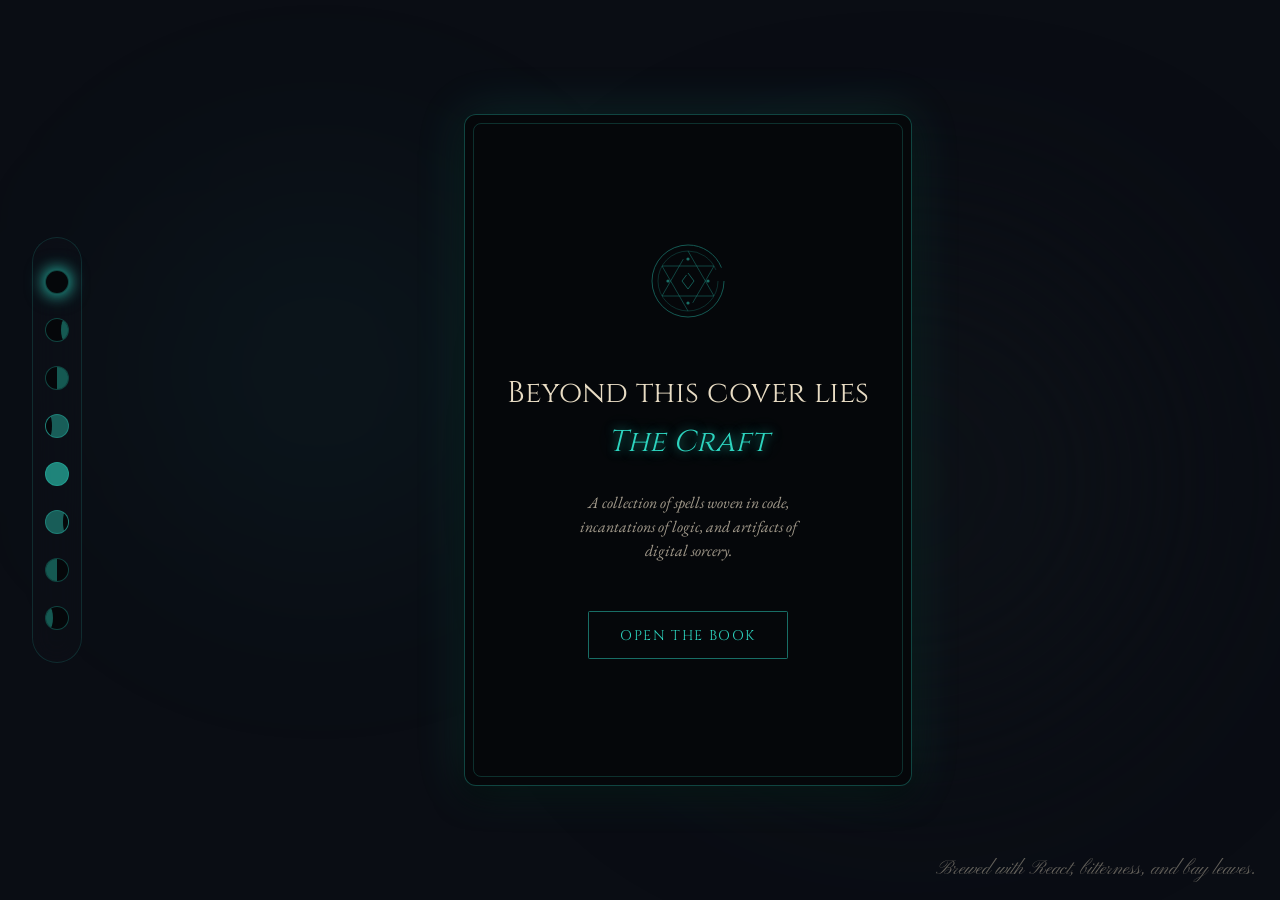
<file: index.html>
<!doctype html>
<html lang="en">
  <head>
    <meta charset="UTF-8" />
    <link rel="icon" type="image/svg+xml" href="/vite.svg" />
    <meta name="viewport" content="width=device-width, initial-scale=1.0" />
    <title>The Craft</title>
    <script type="module" crossorigin src="./assets/main.js"></script>
    <link rel="modulepreload" crossorigin href="./assets/proxy.js">
    <link rel="modulepreload" crossorigin href="./components/MoonPhaseNav.js">
    <link rel="modulepreload" crossorigin href="./components/CursorTrail.js">
    <link rel="modulepreload" crossorigin href="./components/Layout.js">
    <link rel="modulepreload" crossorigin href="./components/PageTransition.js">
    <link rel="stylesheet" crossorigin href="./assets/main.css">
  </head>
  <body>
    <div id="root"></div>
  </body>
</html>
</file>
<file: assets/main.css>
@import"https://fonts.googleapis.com/css2?family=Cinzel:wght@400;600;700&family=EB+Garamond:ital,wght@0,400;0,600;1,400&family=Pinyon+Script&display=swap";@tailwind base;@tailwind components;@tailwind utilities;*,:before,:after{--tw-border-spacing-x: 0;--tw-border-spacing-y: 0;--tw-translate-x: 0;--tw-translate-y: 0;--tw-rotate: 0;--tw-skew-x: 0;--tw-skew-y: 0;--tw-scale-x: 1;--tw-scale-y: 1;--tw-pan-x: ;--tw-pan-y: ;--tw-pinch-zoom: ;--tw-scroll-snap-strictness: proximity;--tw-gradient-from-position: ;--tw-gradient-via-position: ;--tw-gradient-to-position: ;--tw-ordinal: ;--tw-slashed-zero: ;--tw-numeric-figure: ;--tw-numeric-spacing: ;--tw-numeric-fraction: ;--tw-ring-inset: ;--tw-ring-offset-width: 0px;--tw-ring-offset-color: #fff;--tw-ring-color: rgb(59 130 246 / .5);--tw-ring-offset-shadow: 0 0 #0000;--tw-ring-shadow: 0 0 #0000;--tw-shadow: 0 0 #0000;--tw-shadow-colored: 0 0 #0000;--tw-blur: ;--tw-brightness: ;--tw-contrast: ;--tw-grayscale: ;--tw-hue-rotate: ;--tw-invert: ;--tw-saturate: ;--tw-sepia: ;--tw-drop-shadow: ;--tw-backdrop-blur: ;--tw-backdrop-brightness: ;--tw-backdrop-contrast: ;--tw-backdrop-grayscale: ;--tw-backdrop-hue-rotate: ;--tw-backdrop-invert: ;--tw-backdrop-opacity: ;--tw-backdrop-saturate: ;--tw-backdrop-sepia: ;--tw-contain-size: ;--tw-contain-layout: ;--tw-contain-paint: ;--tw-contain-style: }::backdrop{--tw-border-spacing-x: 0;--tw-border-spacing-y: 0;--tw-translate-x: 0;--tw-translate-y: 0;--tw-rotate: 0;--tw-skew-x: 0;--tw-skew-y: 0;--tw-scale-x: 1;--tw-scale-y: 1;--tw-pan-x: ;--tw-pan-y: ;--tw-pinch-zoom: ;--tw-scroll-snap-strictness: proximity;--tw-gradient-from-position: ;--tw-gradient-via-position: ;--tw-gradient-to-position: ;--tw-ordinal: ;--tw-slashed-zero: ;--tw-numeric-figure: ;--tw-numeric-spacing: ;--tw-numeric-fraction: ;--tw-ring-inset: ;--tw-ring-offset-width: 0px;--tw-ring-offset-color: #fff;--tw-ring-color: rgb(59 130 246 / .5);--tw-ring-offset-shadow: 0 0 #0000;--tw-ring-shadow: 0 0 #0000;--tw-shadow: 0 0 #0000;--tw-shadow-colored: 0 0 #0000;--tw-blur: ;--tw-brightness: ;--tw-contrast: ;--tw-grayscale: ;--tw-hue-rotate: ;--tw-invert: ;--tw-saturate: ;--tw-sepia: ;--tw-drop-shadow: ;--tw-backdrop-blur: ;--tw-backdrop-brightness: ;--tw-backdrop-contrast: ;--tw-backdrop-grayscale: ;--tw-backdrop-hue-rotate: ;--tw-backdrop-invert: ;--tw-backdrop-opacity: ;--tw-backdrop-saturate: ;--tw-backdrop-sepia: ;--tw-contain-size: ;--tw-contain-layout: ;--tw-contain-paint: ;--tw-contain-style: }*,:before,:after{box-sizing:border-box;border-width:0;border-style:solid;border-color:#e5e7eb}:before,:after{--tw-content: ""}html,:host{line-height:1.5;-webkit-text-size-adjust:100%;-moz-tab-size:4;-o-tab-size:4;tab-size:4;font-family:ui-sans-serif,system-ui,sans-serif,"Apple Color Emoji","Segoe UI Emoji",Segoe UI Symbol,"Noto Color Emoji";font-feature-settings:normal;font-variation-settings:normal;-webkit-tap-highlight-color:transparent}body{margin:0;line-height:inherit}hr{height:0;color:inherit;border-top-width:1px}abbr:where([title]){-webkit-text-decoration:underline dotted;text-decoration:underline dotted}h1,h2,h3,h4,h5,h6{font-size:inherit;font-weight:inherit}a{color:inherit;text-decoration:inherit}b,strong{font-weight:bolder}code,kbd,samp,pre{font-family:ui-monospace,SFMono-Regular,Menlo,Monaco,Consolas,Liberation Mono,Courier New,monospace;font-feature-settings:normal;font-variation-settings:normal;font-size:1em}small{font-size:80%}sub,sup{font-size:75%;line-height:0;position:relative;vertical-align:baseline}sub{bottom:-.25em}sup{top:-.5em}table{text-indent:0;border-color:inherit;border-collapse:collapse}button,input,optgroup,select,textarea{font-family:inherit;font-feature-settings:inherit;font-variation-settings:inherit;font-size:100%;font-weight:inherit;line-height:inherit;letter-spacing:inherit;color:inherit;margin:0;padding:0}button,select{text-transform:none}button,input:where([type=button]),input:where([type=reset]),input:where([type=submit]){-webkit-appearance:button;background-color:transparent;background-image:none}:-moz-focusring{outline:auto}:-moz-ui-invalid{box-shadow:none}progress{vertical-align:baseline}::-webkit-inner-spin-button,::-webkit-outer-spin-button{height:auto}[type=search]{-webkit-appearance:textfield;outline-offset:-2px}::-webkit-search-decoration{-webkit-appearance:none}::-webkit-file-upload-button{-webkit-appearance:button;font:inherit}summary{display:list-item}blockquote,dl,dd,h1,h2,h3,h4,h5,h6,hr,figure,p,pre{margin:0}fieldset{margin:0;padding:0}legend{padding:0}ol,ul,menu{list-style:none;margin:0;padding:0}dialog{padding:0}textarea{resize:vertical}input::-moz-placeholder,textarea::-moz-placeholder{opacity:1;color:#9ca3af}input::placeholder,textarea::placeholder{opacity:1;color:#9ca3af}button,[role=button]{cursor:pointer}:disabled{cursor:default}img,svg,video,canvas,audio,iframe,embed,object{display:block;vertical-align:middle}img,video{max-width:100%;height:auto}[hidden]:where(:not([hidden=until-found])){display:none}.pointer-events-none{pointer-events:none}.visible{visibility:visible}.fixed{position:fixed}.absolute{position:absolute}.relative{position:relative}.inset-0{top:0;right:0;bottom:0;left:0}.inset-1{top:.25rem;right:.25rem;bottom:.25rem;left:.25rem}.inset-2{top:.5rem;right:.5rem;bottom:.5rem;left:.5rem}.inset-\[-12px\]{top:-12px;right:-12px;bottom:-12px;left:-12px}.inset-\[-50\%\]{top:-50%;right:-50%;bottom:-50%;left:-50%}.inset-\[-8px\]{top:-8px;right:-8px;bottom:-8px;left:-8px}.inset-y-4{top:1rem;bottom:1rem}.-top-3{top:-.75rem}.bottom-0{bottom:0}.bottom-4{bottom:1rem}.bottom-6{bottom:1.5rem}.bottom-\[20\%\]{bottom:20%}.bottom-full{bottom:100%}.left-0{left:0}.left-1{left:.25rem}.left-1\/2{left:50%}.left-1\/4{left:25%}.left-10{left:2.5rem}.left-4{left:1rem}.left-8{left:2rem}.left-\[10\%\]{left:10%}.right-0{right:0}.right-1\/4{right:25%}.right-2{right:.5rem}.right-4{right:1rem}.right-6{right:1.5rem}.right-\[10\%\]{right:10%}.top-0{top:0}.top-4{top:1rem}.top-7{top:1.75rem}.top-\[20\%\]{top:20%}.-z-10{z-index:-10}.z-0{z-index:0}.z-10{z-index:10}.z-20{z-index:20}.z-30{z-index:30}.z-40{z-index:40}.z-50{z-index:50}.z-\[9999\]{z-index:9999}.float-left{float:left}.mx-auto{margin-left:auto;margin-right:auto}.mb-1{margin-bottom:.25rem}.mb-12{margin-bottom:3rem}.mb-16{margin-bottom:4rem}.mb-2{margin-bottom:.5rem}.mb-20{margin-bottom:5rem}.mb-4{margin-bottom:1rem}.mb-6{margin-bottom:1.5rem}.mb-8{margin-bottom:2rem}.mt-1{margin-top:.25rem}.mt-10{margin-top:2.5rem}.mt-12{margin-top:3rem}.mt-4{margin-top:1rem}.mt-6{margin-top:1.5rem}.mt-8{margin-top:2rem}.block{display:block}.inline-block{display:inline-block}.flex{display:flex}.grid{display:grid}.hidden{display:none}.aspect-\[16\/9\]{aspect-ratio:16/9}.aspect-\[2\/3\]{aspect-ratio:2/3}.aspect-\[3\/4\]{aspect-ratio:3/4}.aspect-auto{aspect-ratio:auto}.aspect-square{aspect-ratio:1 / 1}.h-1\/2{height:50%}.h-12{height:3rem}.h-16{height:4rem}.h-3{height:.75rem}.h-3\/4{height:75%}.h-4{height:1rem}.h-48{height:12rem}.h-6{height:1.5rem}.h-64{height:16rem}.h-8{height:2rem}.h-96{height:24rem}.h-\[30rem\]{height:30rem}.h-full{height:100%}.h-px{height:1px}.min-h-screen{min-height:100vh}.w-0\.5{width:.125rem}.w-1\.5{width:.375rem}.w-1\/2{width:50%}.w-1\/3{width:33.333333%}.w-1\/4{width:25%}.w-10{width:2.5rem}.w-12{width:3rem}.w-16{width:4rem}.w-2{width:.5rem}.w-3{width:.75rem}.w-3\/4{width:75%}.w-4{width:1rem}.w-6{width:1.5rem}.w-64{width:16rem}.w-96{width:24rem}.w-\[30rem\]{width:30rem}.w-full{width:100%}.w-px{width:1px}.max-w-2xl{max-width:42rem}.max-w-3xl{max-width:48rem}.max-w-6xl{max-width:72rem}.max-w-\[250px\]{max-width:250px}.max-w-md{max-width:28rem}.max-w-xl{max-width:36rem}.flex-1{flex:1 1 0%}.origin-bottom{transform-origin:bottom}.-translate-x-1\/2{--tw-translate-x: -50%;transform:translate(var(--tw-translate-x),var(--tw-translate-y)) rotate(var(--tw-rotate)) skew(var(--tw-skew-x)) skewY(var(--tw-skew-y)) scaleX(var(--tw-scale-x)) scaleY(var(--tw-scale-y))}.translate-y-full{--tw-translate-y: 100%;transform:translate(var(--tw-translate-x),var(--tw-translate-y)) rotate(var(--tw-rotate)) skew(var(--tw-skew-x)) skewY(var(--tw-skew-y)) scaleX(var(--tw-scale-x)) scaleY(var(--tw-scale-y))}.rotate-12{--tw-rotate: 12deg;transform:translate(var(--tw-translate-x),var(--tw-translate-y)) rotate(var(--tw-rotate)) skew(var(--tw-skew-x)) skewY(var(--tw-skew-y)) scaleX(var(--tw-scale-x)) scaleY(var(--tw-scale-y))}.rotate-180{--tw-rotate: 180deg;transform:translate(var(--tw-translate-x),var(--tw-translate-y)) rotate(var(--tw-rotate)) skew(var(--tw-skew-x)) skewY(var(--tw-skew-y)) scaleX(var(--tw-scale-x)) scaleY(var(--tw-scale-y))}.transform{transform:translate(var(--tw-translate-x),var(--tw-translate-y)) rotate(var(--tw-rotate)) skew(var(--tw-skew-x)) skewY(var(--tw-skew-y)) scaleX(var(--tw-scale-x)) scaleY(var(--tw-scale-y))}@keyframes flicker{0%,to{opacity:1;transform:scale(1)}50%{opacity:.8;transform:scale(.98)}25%,75%{opacity:.9;transform:scale(1.02)}}.animate-flicker{animation:flicker 3s infinite alternate}@keyframes pulse{50%{opacity:.5}}.animate-pulse{animation:pulse 2s cubic-bezier(.4,0,.6,1) infinite}@keyframes pulseGlow{0%,to{opacity:1;filter:drop-shadow(0 0 10px #2dd4bf)}50%{opacity:.6;filter:drop-shadow(0 0 4px #14b8a6)}}.animate-pulse-glow{animation:pulseGlow 2s cubic-bezier(.4,0,.6,1) infinite}@keyframes spin{to{transform:rotate(360deg)}}.animate-spin-slow{animation:spin 20s linear infinite}.cursor-pointer{cursor:pointer}.resize-none{resize:none}.list-disc{list-style-type:disc}.grid-cols-1{grid-template-columns:repeat(1,minmax(0,1fr))}.grid-cols-2{grid-template-columns:repeat(2,minmax(0,1fr))}.flex-col{flex-direction:column}.flex-wrap{flex-wrap:wrap}.items-end{align-items:flex-end}.items-center{align-items:center}.justify-end{justify-content:flex-end}.justify-center{justify-content:center}.justify-between{justify-content:space-between}.gap-12{gap:3rem}.gap-16{gap:4rem}.gap-2{gap:.5rem}.gap-3{gap:.75rem}.gap-4{gap:1rem}.gap-6{gap:1.5rem}.space-y-2>:not([hidden])~:not([hidden]){--tw-space-y-reverse: 0;margin-top:calc(.5rem * calc(1 - var(--tw-space-y-reverse)));margin-bottom:calc(.5rem * var(--tw-space-y-reverse))}.space-y-6>:not([hidden])~:not([hidden]){--tw-space-y-reverse: 0;margin-top:calc(1.5rem * calc(1 - var(--tw-space-y-reverse)));margin-bottom:calc(1.5rem * var(--tw-space-y-reverse))}.overflow-hidden{overflow:hidden}.overflow-visible{overflow:visible}.whitespace-nowrap{white-space:nowrap}.rounded{border-radius:.25rem}.rounded-\[100\%\]{border-radius:100%}.rounded-\[50\%_50\%_20\%_20\%\]{border-radius:50% 50% 20% 20%}.rounded-full{border-radius:9999px}.rounded-lg{border-radius:.5rem}.rounded-sm{border-radius:.125rem}.rounded-xl{border-radius:.75rem}.rounded-b-full{border-bottom-right-radius:9999px;border-bottom-left-radius:9999px}.rounded-b-xl{border-bottom-right-radius:.75rem;border-bottom-left-radius:.75rem}.rounded-t-\[calc\(9999px-16px\)\]{border-top-left-radius:9983px;border-top-right-radius:9983px}.rounded-t-full{border-top-left-radius:9999px;border-top-right-radius:9999px}.rounded-t-sm{border-top-left-radius:.125rem;border-top-right-radius:.125rem}.border{border-width:1px}.border-2{border-width:2px}.border-4{border-width:4px}.border-8{border-width:8px}.border-\[12px\]{border-width:12px}.border-\[8px\]{border-width:8px}.border-b{border-bottom-width:1px}.border-b-2{border-bottom-width:2px}.border-t{border-top-width:1px}.border-blood{--tw-border-opacity: 1;border-color:rgb(127 29 29 / var(--tw-border-opacity, 1))}.border-blood\/30{border-color:#7f1d1d4d}.border-midnight-darker{--tw-border-opacity: 1;border-color:rgb(5 7 10 / var(--tw-border-opacity, 1))}.border-midnight\/10{border-color:#0a0d141a}.border-midnight\/20{border-color:#0a0d1433}.border-midnight\/5{border-color:#0a0d140d}.border-spell{--tw-border-opacity: 1;border-color:rgb(45 212 191 / var(--tw-border-opacity, 1))}.border-spell\/10{border-color:#2dd4bf1a}.border-spell\/20{border-color:#2dd4bf33}.border-spell\/30{border-color:#2dd4bf4d}.border-spell\/50{border-color:#2dd4bf80}.bg-\[\#e8dcc4\]{--tw-bg-opacity: 1;background-color:rgb(232 220 196 / var(--tw-bg-opacity, 1))}.bg-blood{--tw-bg-opacity: 1;background-color:rgb(127 29 29 / var(--tw-bg-opacity, 1))}.bg-blood\/30{background-color:#7f1d1d4d}.bg-midnight{--tw-bg-opacity: 1;background-color:rgb(10 13 20 / var(--tw-bg-opacity, 1))}.bg-midnight-darker{--tw-bg-opacity: 1;background-color:rgb(5 7 10 / var(--tw-bg-opacity, 1))}.bg-midnight-darker\/50{background-color:#05070a80}.bg-midnight-lighter{--tw-bg-opacity: 1;background-color:rgb(13 17 23 / var(--tw-bg-opacity, 1))}.bg-midnight\/10{background-color:#0a0d141a}.bg-midnight\/5{background-color:#0a0d140d}.bg-parchment{--tw-bg-opacity: 1;background-color:rgb(232 220 196 / var(--tw-bg-opacity, 1))}.bg-parchment\/40{background-color:#e8dcc466}.bg-spell{--tw-bg-opacity: 1;background-color:rgb(45 212 191 / var(--tw-bg-opacity, 1))}.bg-spell\/10{background-color:#2dd4bf1a}.bg-spell\/20{background-color:#2dd4bf33}.bg-spell\/30{background-color:#2dd4bf4d}.bg-spell\/40{background-color:#2dd4bf66}.bg-spell\/5{background-color:#2dd4bf0d}.bg-spell\/60{background-color:#2dd4bf99}.bg-transparent{background-color:transparent}.bg-white{--tw-bg-opacity: 1;background-color:rgb(255 255 255 / var(--tw-bg-opacity, 1))}.bg-\[radial-gradient\(circle\,rgba\(45\,212\,191\,0\.1\)_0\%\,transparent_60\%\)\]{background-image:radial-gradient(circle,rgba(45,212,191,.1) 0%,transparent 60%)}.bg-gradient-to-b{background-image:linear-gradient(to bottom,var(--tw-gradient-stops))}.bg-gradient-to-r{background-image:linear-gradient(to right,var(--tw-gradient-stops))}.from-spell\/10{--tw-gradient-from: rgb(45 212 191 / .1) var(--tw-gradient-from-position);--tw-gradient-to: rgb(45 212 191 / 0) var(--tw-gradient-to-position);--tw-gradient-stops: var(--tw-gradient-from), var(--tw-gradient-to)}.from-transparent{--tw-gradient-from: transparent var(--tw-gradient-from-position);--tw-gradient-to: rgb(0 0 0 / 0) var(--tw-gradient-to-position);--tw-gradient-stops: var(--tw-gradient-from), var(--tw-gradient-to)}.from-white\/5{--tw-gradient-from: rgb(255 255 255 / .05) var(--tw-gradient-from-position);--tw-gradient-to: rgb(255 255 255 / 0) var(--tw-gradient-to-position);--tw-gradient-stops: var(--tw-gradient-from), var(--tw-gradient-to)}.via-midnight\/40{--tw-gradient-to: rgb(10 13 20 / 0) var(--tw-gradient-to-position);--tw-gradient-stops: var(--tw-gradient-from), rgb(10 13 20 / .4) var(--tw-gradient-via-position), var(--tw-gradient-to)}.via-spell\/30{--tw-gradient-to: rgb(45 212 191 / 0) var(--tw-gradient-to-position);--tw-gradient-stops: var(--tw-gradient-from), rgb(45 212 191 / .3) var(--tw-gradient-via-position), var(--tw-gradient-to)}.to-transparent{--tw-gradient-to: transparent var(--tw-gradient-to-position)}.fill-midnight-darker{fill:#05070a}.fill-spell{fill:#2dd4bf}.stroke-spell{stroke:#2dd4bf}.stroke-2{stroke-width:2}.p-10{padding:2.5rem}.p-12{padding:3rem}.p-4{padding:1rem}.p-6{padding:1.5rem}.p-8{padding:2rem}.px-3{padding-left:.75rem;padding-right:.75rem}.px-4{padding-left:1rem;padding-right:1rem}.px-6{padding-left:1.5rem;padding-right:1.5rem}.px-8{padding-left:2rem;padding-right:2rem}.py-1{padding-top:.25rem;padding-bottom:.25rem}.py-1\.5{padding-top:.375rem;padding-bottom:.375rem}.py-2{padding-top:.5rem;padding-bottom:.5rem}.py-3{padding-top:.75rem;padding-bottom:.75rem}.pb-1{padding-bottom:.25rem}.pb-24{padding-bottom:6rem}.pb-4{padding-bottom:1rem}.pl-6{padding-left:1.5rem}.pl-8{padding-left:2rem}.pr-3{padding-right:.75rem}.pt-2{padding-top:.5rem}.pt-6{padding-top:1.5rem}.text-center{text-align:center}.font-cinzel{font-family:Cinzel,serif}.font-cursive{font-family:Pinyon Script,cursive}.font-garamond{font-family:EB Garamond,serif}.text-2xl{font-size:1.5rem;line-height:2rem}.text-3xl{font-size:1.875rem;line-height:2.25rem}.text-4xl{font-size:2.25rem;line-height:2.5rem}.text-5xl{font-size:3rem;line-height:1}.text-6xl{font-size:3.75rem;line-height:1}.text-lg{font-size:1.125rem;line-height:1.75rem}.text-sm{font-size:.875rem;line-height:1.25rem}.text-xl{font-size:1.25rem;line-height:1.75rem}.text-xs{font-size:.75rem;line-height:1rem}.font-bold{font-weight:700}.uppercase{text-transform:uppercase}.italic{font-style:italic}.leading-none{line-height:1}.leading-relaxed{line-height:1.625}.tracking-\[0\.2em\]{letter-spacing:.2em}.tracking-\[0\.3em\]{letter-spacing:.3em}.tracking-wider{letter-spacing:.05em}.tracking-widest{letter-spacing:.1em}.text-blood{--tw-text-opacity: 1;color:rgb(127 29 29 / var(--tw-text-opacity, 1))}.text-midnight{--tw-text-opacity: 1;color:rgb(10 13 20 / var(--tw-text-opacity, 1))}.text-midnight-darker{--tw-text-opacity: 1;color:rgb(5 7 10 / var(--tw-text-opacity, 1))}.text-midnight-darker\/80{color:#05070acc}.text-midnight\/20{color:#0a0d1433}.text-midnight\/60{color:#0a0d1499}.text-midnight\/80{color:#0a0d14cc}.text-parchment{--tw-text-opacity: 1;color:rgb(232 220 196 / var(--tw-text-opacity, 1))}.text-parchment\/40{color:#e8dcc466}.text-parchment\/50{color:#e8dcc480}.text-parchment\/60{color:#e8dcc499}.text-parchment\/70{color:#e8dcc4b3}.text-parchment\/80{color:#e8dcc4cc}.text-spell{--tw-text-opacity: 1;color:rgb(45 212 191 / var(--tw-text-opacity, 1))}.text-spell\/20{color:#2dd4bf33}.text-spell\/30{color:#2dd4bf4d}.text-spell\/80{color:#2dd4bfcc}.opacity-0{opacity:0}.opacity-10{opacity:.1}.opacity-20{opacity:.2}.opacity-50{opacity:.5}.opacity-80{opacity:.8}.opacity-90{opacity:.9}.shadow-2xl{--tw-shadow: 0 25px 50px -12px rgb(0 0 0 / .25);--tw-shadow-colored: 0 25px 50px -12px var(--tw-shadow-color);box-shadow:var(--tw-ring-offset-shadow, 0 0 #0000),var(--tw-ring-shadow, 0 0 #0000),var(--tw-shadow)}.shadow-\[0_0_10px_rgba\(45\,212\,191\,0\.8\)\]{--tw-shadow: 0 0 10px rgba(45,212,191,.8);--tw-shadow-colored: 0 0 10px var(--tw-shadow-color);box-shadow:var(--tw-ring-offset-shadow, 0 0 #0000),var(--tw-ring-shadow, 0 0 #0000),var(--tw-shadow)}.shadow-\[0_0_15px_rgba\(45\,212\,191\,0\.8\)\]{--tw-shadow: 0 0 15px rgba(45,212,191,.8);--tw-shadow-colored: 0 0 15px var(--tw-shadow-color);box-shadow:var(--tw-ring-offset-shadow, 0 0 #0000),var(--tw-ring-shadow, 0 0 #0000),var(--tw-shadow)}.shadow-\[0_0_20px_rgba\(45\,212\,191\,0\.5\)\]{--tw-shadow: 0 0 20px rgba(45,212,191,.5);--tw-shadow-colored: 0 0 20px var(--tw-shadow-color);box-shadow:var(--tw-ring-offset-shadow, 0 0 #0000),var(--tw-ring-shadow, 0 0 #0000),var(--tw-shadow)}.shadow-\[0_0_20px_rgba\(45\,212\,191\,0\.8\)\]{--tw-shadow: 0 0 20px rgba(45,212,191,.8);--tw-shadow-colored: 0 0 20px var(--tw-shadow-color);box-shadow:var(--tw-ring-offset-shadow, 0 0 #0000),var(--tw-ring-shadow, 0 0 #0000),var(--tw-shadow)}.shadow-\[0_0_30px_rgba\(0\,0\,0\,0\.8\)\]{--tw-shadow: 0 0 30px rgba(0,0,0,.8);--tw-shadow-colored: 0 0 30px var(--tw-shadow-color);box-shadow:var(--tw-ring-offset-shadow, 0 0 #0000),var(--tw-ring-shadow, 0 0 #0000),var(--tw-shadow)}.shadow-\[0_0_50px_rgba\(0\,0\,0\,0\.8\)\]{--tw-shadow: 0 0 50px rgba(0,0,0,.8);--tw-shadow-colored: 0 0 50px var(--tw-shadow-color);box-shadow:var(--tw-ring-offset-shadow, 0 0 #0000),var(--tw-ring-shadow, 0 0 #0000),var(--tw-shadow)}.shadow-\[0_0_50px_rgba\(45\,212\,191\,0\.15\)\]{--tw-shadow: 0 0 50px rgba(45,212,191,.15);--tw-shadow-colored: 0 0 50px var(--tw-shadow-color);box-shadow:var(--tw-ring-offset-shadow, 0 0 #0000),var(--tw-ring-shadow, 0 0 #0000),var(--tw-shadow)}.shadow-\[0_0_8px_2px_rgba\(45\,212\,191\,0\.6\)\]{--tw-shadow: 0 0 8px 2px rgba(45,212,191,.6);--tw-shadow-colored: 0 0 8px 2px var(--tw-shadow-color);box-shadow:var(--tw-ring-offset-shadow, 0 0 #0000),var(--tw-ring-shadow, 0 0 #0000),var(--tw-shadow)}.shadow-\[0_10px_30px_rgba\(0\,0\,0\,0\.5\)\]{--tw-shadow: 0 10px 30px rgba(0,0,0,.5);--tw-shadow-colored: 0 10px 30px var(--tw-shadow-color);box-shadow:var(--tw-ring-offset-shadow, 0 0 #0000),var(--tw-ring-shadow, 0 0 #0000),var(--tw-shadow)}.shadow-\[0_20px_50px_rgba\(0\,0\,0\,0\.8\)\]{--tw-shadow: 0 20px 50px rgba(0,0,0,.8);--tw-shadow-colored: 0 20px 50px var(--tw-shadow-color);box-shadow:var(--tw-ring-offset-shadow, 0 0 #0000),var(--tw-ring-shadow, 0 0 #0000),var(--tw-shadow)}.shadow-\[0_4px_10px_rgba\(0\,0\,0\,0\.5\)\]{--tw-shadow: 0 4px 10px rgba(0,0,0,.5);--tw-shadow-colored: 0 4px 10px var(--tw-shadow-color);box-shadow:var(--tw-ring-offset-shadow, 0 0 #0000),var(--tw-ring-shadow, 0 0 #0000),var(--tw-shadow)}.shadow-lg{--tw-shadow: 0 10px 15px -3px rgb(0 0 0 / .1), 0 4px 6px -4px rgb(0 0 0 / .1);--tw-shadow-colored: 0 10px 15px -3px var(--tw-shadow-color), 0 4px 6px -4px var(--tw-shadow-color);box-shadow:var(--tw-ring-offset-shadow, 0 0 #0000),var(--tw-ring-shadow, 0 0 #0000),var(--tw-shadow)}.shadow-none{--tw-shadow: 0 0 #0000;--tw-shadow-colored: 0 0 #0000;box-shadow:var(--tw-ring-offset-shadow, 0 0 #0000),var(--tw-ring-shadow, 0 0 #0000),var(--tw-shadow)}.outline-none{outline:2px solid transparent;outline-offset:2px}.blur{--tw-blur: blur(8px);filter:var(--tw-blur) var(--tw-brightness) var(--tw-contrast) var(--tw-grayscale) var(--tw-hue-rotate) var(--tw-invert) var(--tw-saturate) var(--tw-sepia) var(--tw-drop-shadow)}.blur-2xl{--tw-blur: blur(40px);filter:var(--tw-blur) var(--tw-brightness) var(--tw-contrast) var(--tw-grayscale) var(--tw-hue-rotate) var(--tw-invert) var(--tw-saturate) var(--tw-sepia) var(--tw-drop-shadow)}.blur-\[100px\]{--tw-blur: blur(100px);filter:var(--tw-blur) var(--tw-brightness) var(--tw-contrast) var(--tw-grayscale) var(--tw-hue-rotate) var(--tw-invert) var(--tw-saturate) var(--tw-sepia) var(--tw-drop-shadow)}.blur-\[120px\]{--tw-blur: blur(120px);filter:var(--tw-blur) var(--tw-brightness) var(--tw-contrast) var(--tw-grayscale) var(--tw-hue-rotate) var(--tw-invert) var(--tw-saturate) var(--tw-sepia) var(--tw-drop-shadow)}.blur-\[2px\]{--tw-blur: blur(2px);filter:var(--tw-blur) var(--tw-brightness) var(--tw-contrast) var(--tw-grayscale) var(--tw-hue-rotate) var(--tw-invert) var(--tw-saturate) var(--tw-sepia) var(--tw-drop-shadow)}.blur-\[40px\]{--tw-blur: blur(40px);filter:var(--tw-blur) var(--tw-brightness) var(--tw-contrast) var(--tw-grayscale) var(--tw-hue-rotate) var(--tw-invert) var(--tw-saturate) var(--tw-sepia) var(--tw-drop-shadow)}.drop-shadow-\[0_0_15px_rgba\(45\,212\,191\,0\.8\)\]{--tw-drop-shadow: drop-shadow(0 0 15px rgba(45,212,191,.8));filter:var(--tw-blur) var(--tw-brightness) var(--tw-contrast) var(--tw-grayscale) var(--tw-hue-rotate) var(--tw-invert) var(--tw-saturate) var(--tw-sepia) var(--tw-drop-shadow)}.filter{filter:var(--tw-blur) var(--tw-brightness) var(--tw-contrast) var(--tw-grayscale) var(--tw-hue-rotate) var(--tw-invert) var(--tw-saturate) var(--tw-sepia) var(--tw-drop-shadow)}.transition{transition-property:color,background-color,border-color,text-decoration-color,fill,stroke,opacity,box-shadow,transform,filter,backdrop-filter;transition-timing-function:cubic-bezier(.4,0,.2,1);transition-duration:.15s}.transition-all{transition-property:all;transition-timing-function:cubic-bezier(.4,0,.2,1);transition-duration:.15s}.transition-colors{transition-property:color,background-color,border-color,text-decoration-color,fill,stroke;transition-timing-function:cubic-bezier(.4,0,.2,1);transition-duration:.15s}.transition-opacity{transition-property:opacity;transition-timing-function:cubic-bezier(.4,0,.2,1);transition-duration:.15s}.transition-shadow{transition-property:box-shadow;transition-timing-function:cubic-bezier(.4,0,.2,1);transition-duration:.15s}.transition-transform{transition-property:transform;transition-timing-function:cubic-bezier(.4,0,.2,1);transition-duration:.15s}.duration-300{transition-duration:.3s}.duration-500{transition-duration:.5s}.ease-out{transition-timing-function:cubic-bezier(0,0,.2,1)}body{background-color:#0a0d14;color:#e8dcc4;font-family:EB Garamond,serif;overflow-x:hidden;cursor:crosshair}h1,h2,h3,h4,h5,h6{font-family:Cinzel,serif}.font-cursive{font-family:Pinyon Script,cursive}::-webkit-scrollbar{width:6px}::-webkit-scrollbar-track{background:#0a0d14}::-webkit-scrollbar-thumb{background:#14b8a6;border-radius:3px}::-webkit-scrollbar-thumb:hover{background:#5eead4}.parchment-texture{background-color:#e8dcc4;background-image:url("data:image/svg+xml,%3Csvg viewBox='0 0 200 200' xmlns='http://www.w3.org/2000/svg'%3E%3Cfilter id='noiseFilter'%3E%3CfeTurbulence type='fractalNoise' baseFrequency='0.8' numOctaves='3' stitchTiles='stitch'/%3E%3C/filter%3E%3Crect width='100%25' height='100%25' filter='url(%23noiseFilter)' opacity='0.4'/%3E%3C/svg%3E");color:#1a1a1a;box-shadow:inset 0 0 40px #8b451326,0 10px 30px #000c}.text-glow{text-shadow:0 0 10px rgba(45,212,191,.6),0 0 20px rgba(45,212,191,.3)}.glass-panel{background:#0d1117b3;-webkit-backdrop-filter:blur(12px);backdrop-filter:blur(12px);border:1px solid rgba(45,212,191,.15)}.no-scrollbar::-webkit-scrollbar{display:none}.no-scrollbar{-ms-overflow-style:none;scrollbar-width:none}.selection\:bg-spell\/30 *::-moz-selection{background-color:#2dd4bf4d}.selection\:bg-spell\/30 *::selection{background-color:#2dd4bf4d}.selection\:text-spell-light *::-moz-selection{--tw-text-opacity: 1;color:rgb(94 234 212 / var(--tw-text-opacity, 1))}.selection\:text-spell-light *::selection{--tw-text-opacity: 1;color:rgb(94 234 212 / var(--tw-text-opacity, 1))}.selection\:bg-spell\/30::-moz-selection{background-color:#2dd4bf4d}.selection\:bg-spell\/30::selection{background-color:#2dd4bf4d}.selection\:text-spell-light::-moz-selection{--tw-text-opacity: 1;color:rgb(94 234 212 / var(--tw-text-opacity, 1))}.selection\:text-spell-light::selection{--tw-text-opacity: 1;color:rgb(94 234 212 / var(--tw-text-opacity, 1))}.hover\:border-spell:hover{--tw-border-opacity: 1;border-color:rgb(45 212 191 / var(--tw-border-opacity, 1))}.hover\:border-spell\/60:hover{border-color:#2dd4bf99}.hover\:bg-spell\/10:hover{background-color:#2dd4bf1a}.hover\:text-blood:hover{--tw-text-opacity: 1;color:rgb(127 29 29 / var(--tw-text-opacity, 1))}.hover\:text-spell:hover{--tw-text-opacity: 1;color:rgb(45 212 191 / var(--tw-text-opacity, 1))}.focus\:border-spell:focus{--tw-border-opacity: 1;border-color:rgb(45 212 191 / var(--tw-border-opacity, 1))}.focus\:outline-none:focus{outline:2px solid transparent;outline-offset:2px}.disabled\:cursor-not-allowed:disabled{cursor:not-allowed}.disabled\:opacity-50:disabled{opacity:.5}.group:hover .group-hover\:translate-y-0{--tw-translate-y: 0px;transform:translate(var(--tw-translate-x),var(--tw-translate-y)) rotate(var(--tw-rotate)) skew(var(--tw-skew-x)) skewY(var(--tw-skew-y)) scaleX(var(--tw-scale-x)) scaleY(var(--tw-scale-y))}.group:hover .group-hover\:rotate-0{--tw-rotate: 0deg;transform:translate(var(--tw-translate-x),var(--tw-translate-y)) rotate(var(--tw-rotate)) skew(var(--tw-skew-x)) skewY(var(--tw-skew-y)) scaleX(var(--tw-scale-x)) scaleY(var(--tw-scale-y))}.group:hover .group-hover\:border-blood{--tw-border-opacity: 1;border-color:rgb(127 29 29 / var(--tw-border-opacity, 1))}.group:hover .group-hover\:border-spell{--tw-border-opacity: 1;border-color:rgb(45 212 191 / var(--tw-border-opacity, 1))}.group:hover .group-hover\:font-bold{font-weight:700}.group:hover .group-hover\:text-midnight-darker{--tw-text-opacity: 1;color:rgb(5 7 10 / var(--tw-text-opacity, 1))}.group:hover .group-hover\:text-parchment{--tw-text-opacity: 1;color:rgb(232 220 196 / var(--tw-text-opacity, 1))}.group:hover .group-hover\:text-parchment\/80{color:#e8dcc4cc}.group:hover .group-hover\:opacity-100{opacity:1}.group:hover .group-hover\:shadow-\[0_20px_40px_rgba\(0\,0\,0\,0\.6\)\]{--tw-shadow: 0 20px 40px rgba(0,0,0,.6);--tw-shadow-colored: 0 20px 40px var(--tw-shadow-color);box-shadow:var(--tw-ring-offset-shadow, 0 0 #0000),var(--tw-ring-shadow, 0 0 #0000),var(--tw-shadow)}@media (min-width: 768px){.md\:bottom-auto{bottom:auto}.md\:left-8{left:2rem}.md\:left-full{left:100%}.md\:top-1\/2{top:50%}.md\:ml-4{margin-left:1rem}.md\:block{display:block}.md\:hidden{display:none}.md\:aspect-\[16\/9\]{aspect-ratio:16/9}.md\:aspect-\[2\/1\]{aspect-ratio:2/1}.md\:-translate-y-1\/2{--tw-translate-y: -50%;transform:translate(var(--tw-translate-x),var(--tw-translate-y)) rotate(var(--tw-rotate)) skew(var(--tw-skew-x)) skewY(var(--tw-skew-y)) scaleX(var(--tw-scale-x)) scaleY(var(--tw-scale-y))}.md\:translate-x-0{--tw-translate-x: 0px;transform:translate(var(--tw-translate-x),var(--tw-translate-y)) rotate(var(--tw-rotate)) skew(var(--tw-skew-x)) skewY(var(--tw-skew-y)) scaleX(var(--tw-scale-x)) scaleY(var(--tw-scale-y))}.md\:grid-cols-2{grid-template-columns:repeat(2,minmax(0,1fr))}.md\:flex-row{flex-direction:row}.md\:flex-col{flex-direction:column}.md\:gap-24{gap:6rem}.md\:border-l{border-left-width:1px}.md\:border-t-0{border-top-width:0px}.md\:p-10{padding:2.5rem}.md\:p-12{padding:3rem}.md\:p-14{padding:3.5rem}.md\:p-16{padding:4rem}.md\:p-24{padding:6rem}.md\:p-8{padding:2rem}.md\:px-3{padding-left:.75rem;padding-right:.75rem}.md\:py-8{padding-top:2rem;padding-bottom:2rem}.md\:pb-0{padding-bottom:0}.md\:pl-24{padding-left:6rem}.md\:text-left{text-align:left}.md\:text-right{text-align:right}.md\:text-2xl{font-size:1.5rem;line-height:2rem}.md\:text-4xl{font-size:2.25rem;line-height:2.5rem}.md\:text-6xl{font-size:3.75rem;line-height:1}}@media (min-width: 1024px){.lg\:grid-cols-2{grid-template-columns:repeat(2,minmax(0,1fr))}.lg\:flex-row{flex-direction:row}.lg\:p-16{padding:4rem}.lg\:p-24{padding:6rem}.lg\:text-left{text-align:left}}
</file>
